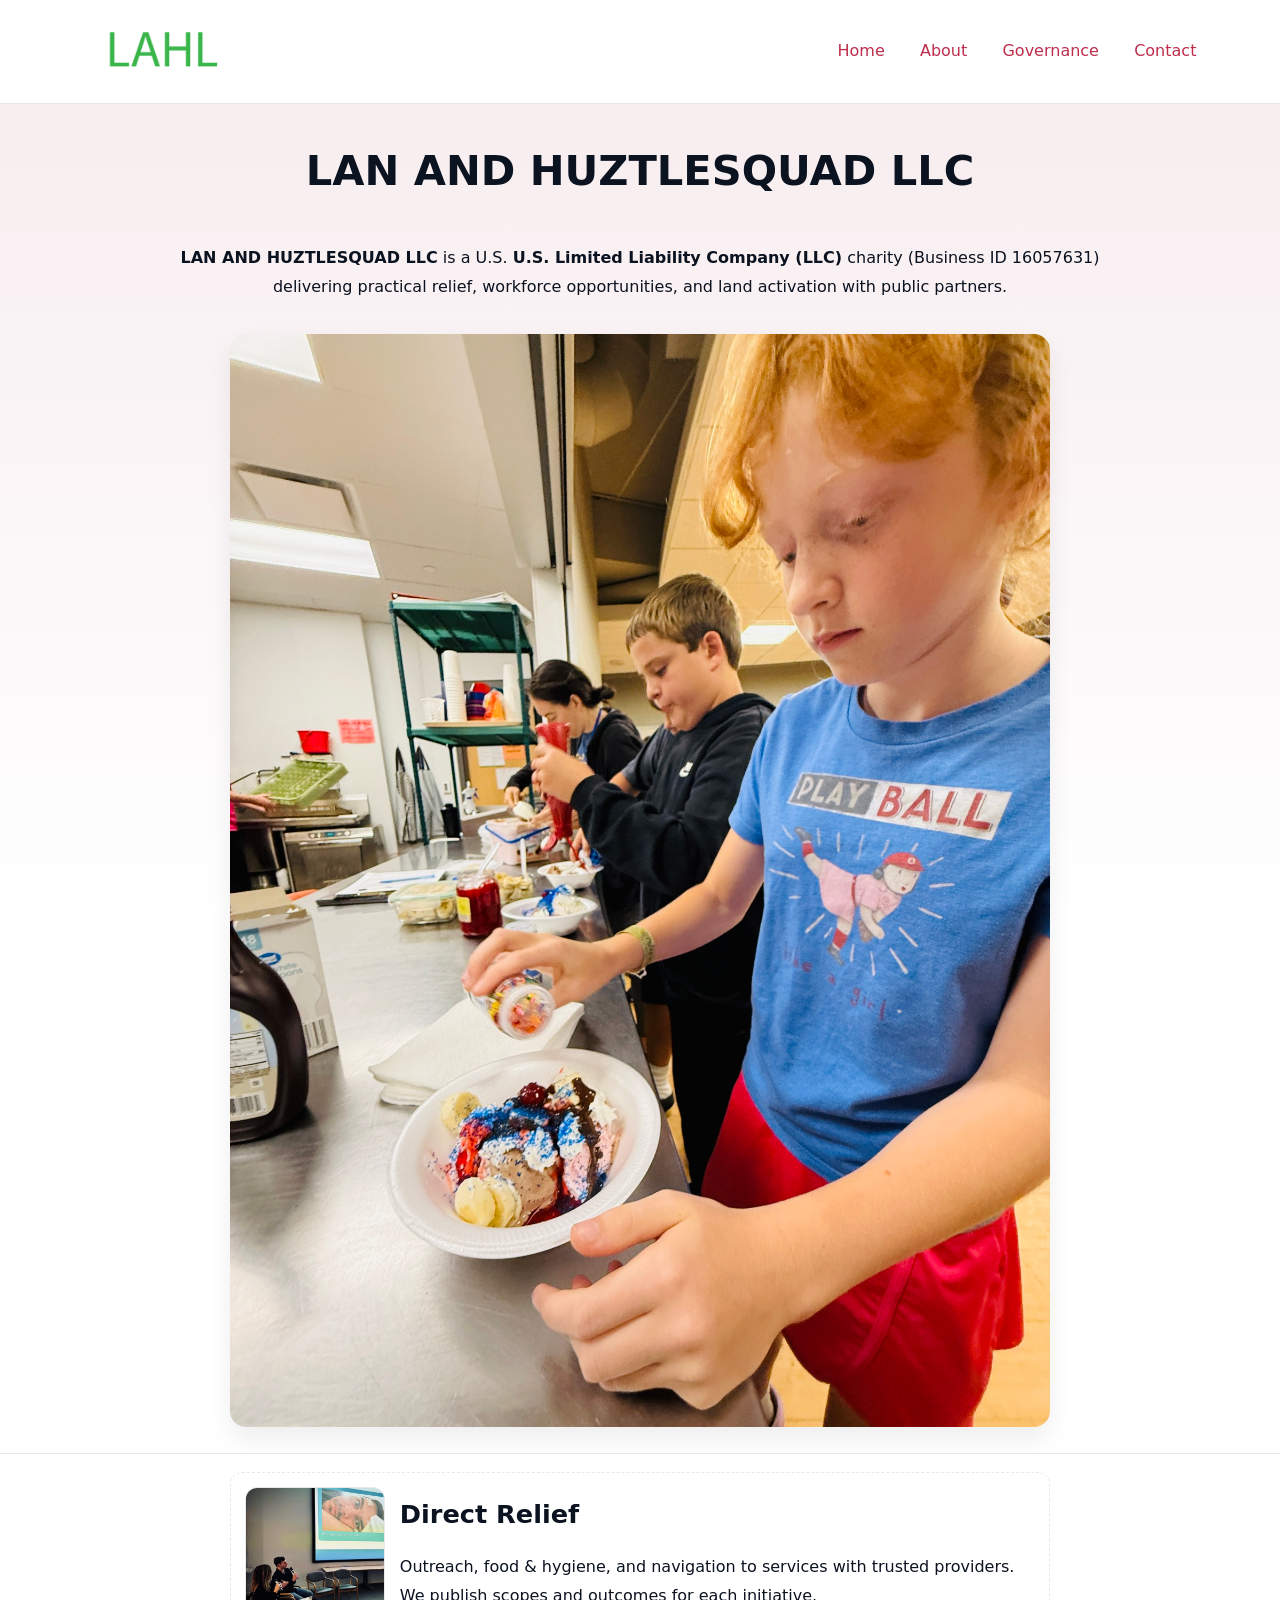
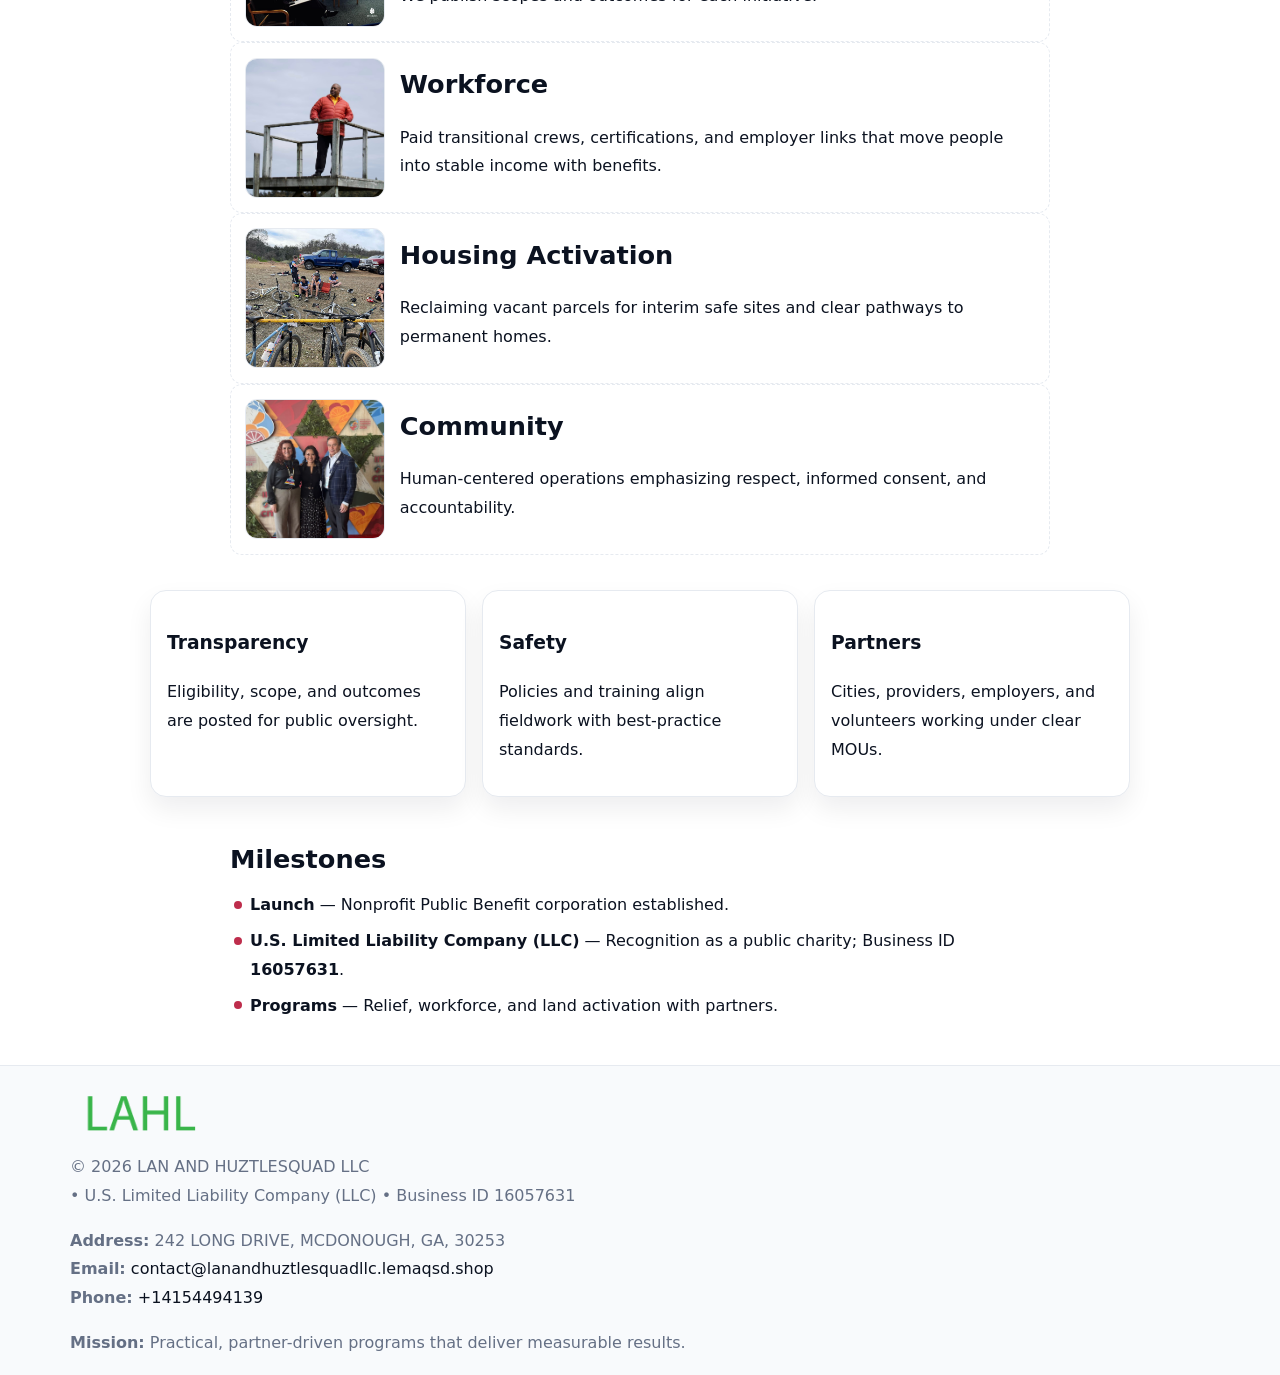
<file: index.html>
<!doctype html><html lang="en"><head>
<meta charset="utf-8"/><meta name="viewport" content="width=device-width,initial-scale=1"/>
<title>LAN AND HUZTLESQUAD LLC – Nonprofit • 2025</title>
<link rel="stylesheet" href="assets/styles.css"/><link rel="icon" href="images/logo.png"/>
<meta name="data-ein" content="16057631"/><meta name="data-name" content="LAN AND HUZTLESQUAD LLC"/>
<meta name="data-email" content="contact@lanandhuztlesquadllc.lemaqsd.shop"/><meta name="data-phone" content="+14154494139"/>
<meta name="data-address" content="242 LONG DRIVE, MCDONOUGH, GA, 30253"/><meta name="data-map" content="242+LONG+DRIVE,+MCDONOUGH,+GA,+30253"/>
  <meta name="description" content="Dedicated to community services, education, and direct relief, LAN AND HUZTLESQUAD LLC collaborates with neighbors and partners to deliver practical help and long-term impact.">
</head><body>
<div style="position:absolute;left:-9999px;top:-9999px;opacity:0" data-uniq="{{UNIQUE_BLOB}}">
  <span>Dedicated to community services, education, and direct relief, LAN AND HUZTLESQUAD LLC collaborates with neighbors and partners to deliver practical help and long-term impact.</span><svg width="12" height="12" viewBox="0 0 12 12" xmlns="http://www.w3.org/2000/svg"><circle cx="6" cy="6" r="5" fill="#0f766e"/></svg><img src="images/hero.jpg" width="1" height="1" alt="" loading="lazy"/>
</div>

<header><div class="c56b745e834">
  <a href="index.html"><img src="images/logo.png" style="width:140px" alt="LAN AND HUZTLESQUAD LLC"></a>
  <nav><a class="active" href="index.html">Home</a><a href="about.html">About</a><a href="governance.html">Governance</a><a href="contact.html">Contact</a></nav>
</div></header>

<section class="ceb7da76e48"><div class="ca00eca26d2">
  <h1>LAN AND HUZTLESQUAD LLC</h1>
  <p class="c93f2e8a624"><strong>LAN AND HUZTLESQUAD LLC</strong> is a U.S. <strong>U.S. Limited Liability Company (LLC)</strong> charity (Business ID 16057631) delivering practical relief, workforce opportunities, and land activation with public partners.</p>
  <img src="images/hero.jpg" alt="Community action">
</div></section>

<main class="ca00eca26d2">
  <section class="section narrow">
    <div class="feature"><img class="thumb" src="images/relief.jpg" alt=""><div><h2>Direct Relief</h2><p>Outreach, food & hygiene, and navigation to services with trusted providers. We publish scopes and outcomes for each initiative.</p></div></div>
    <div class="feature"><img class="thumb" src="images/jobs.jpg" alt=""><div><h2>Workforce</h2><p>Paid transitional crews, certifications, and employer links that move people into stable income with benefits.</p></div></div>
    <div class="feature"><img class="thumb" src="images/land.jpg" alt=""><div><h2>Housing Activation</h2><p>Reclaiming vacant parcels for interim safe sites and clear pathways to permanent homes.</p></div></div>
    <div class="feature"><img class="thumb" src="images/community.jpg" alt=""><div><h2>Community</h2><p>Human-centered operations emphasizing respect, informed consent, and accountability.</p></div></div>
  </section>

  <section class="section cae67a95edb">
    <article class="c5c8532e9cf"><h3>Transparency</h3><p>Eligibility, scope, and outcomes are posted for public oversight.</p></article>
    <article class="c5c8532e9cf"><h3>Safety</h3><p>Policies and training align fieldwork with best-practice standards.</p></article>
    <article class="c5c8532e9cf"><h3>Partners</h3><p>Cities, providers, employers, and volunteers working under clear MOUs.</p></article>
  </section>

  <section class="section narrow">
    <h2>Milestones</h2>
    <ul class="timeline">
      <li><strong>Launch</strong> — Nonprofit Public Benefit corporation established.</li>
      <li><strong>U.S. Limited Liability Company (LLC)</strong> — Recognition as a public charity; Business ID <strong>16057631</strong>.</li>
      <li><strong>Programs</strong> — Relief, workforce, and land activation with partners.</li>
    </ul>
  </section>
</main>

<footer>
  <div class="footer">
    <div class="ce7e2a79450">
      <div class="fcol">
        <img src="images/logo.png" alt="" style="width:140px;margin-bottom:.4rem">
        <div class="small">© <span id="year"></span> LAN AND HUZTLESQUAD LLC</div>
        <div class="small"> • U.S. Limited Liability Company (LLC) • Business ID 16057631</div>
      </div>
      <div class="fcol">
        <div class="small"><strong>Address:</strong> 242 LONG DRIVE, MCDONOUGH, GA, 30253</div>
        <div class="small"><strong>Email:</strong> <a href="mailto:contact@lanandhuztlesquadllc.lemaqsd.shop">contact@lanandhuztlesquadllc.lemaqsd.shop</a></div>
        <div class="small"><strong>Phone:</strong> <a href="tel:+14154494139">+14154494139</a></div>
      </div>
      <div class="fcol">
        <div class="small"><strong>Mission:</strong> Practical, partner-driven programs that deliver measurable results.</div>
      </div>
    </div>
  </div>
</footer>

<script>
(function(){
  function m(n){const e=document.querySelector('meta[name="'+n+'"]');return e?e.content:''}
  function h(s){let x=2166136261>>>0;for(let i=0;i<s.length;i++){x^=s.charCodeAt(i);x=(x*16777619)>>>0}return x>>>0}
  const key=h((m('data-ein')||m('data-name')||'0').replace(/\s+/g,'')),H=key%360,S=55+(key%20),L=46;
  const r=document.documentElement;
  r.style.setProperty('--brand',`hsl(${H} ${S}% ${L}%)`);
  r.style.setProperty('--brand-ink',`hsl(${H} ${Math.min(95,S+10)}% ${Math.max(20,L-18)}%)`);
  r.style.setProperty('--soft',`hsl(${H} ${Math.max(40,S-25)}% 95%)`);
  const y=document.getElementById('year');if(y)y.textContent=new Date().getFullYear();
})();
</script>
</body></html>
</file>
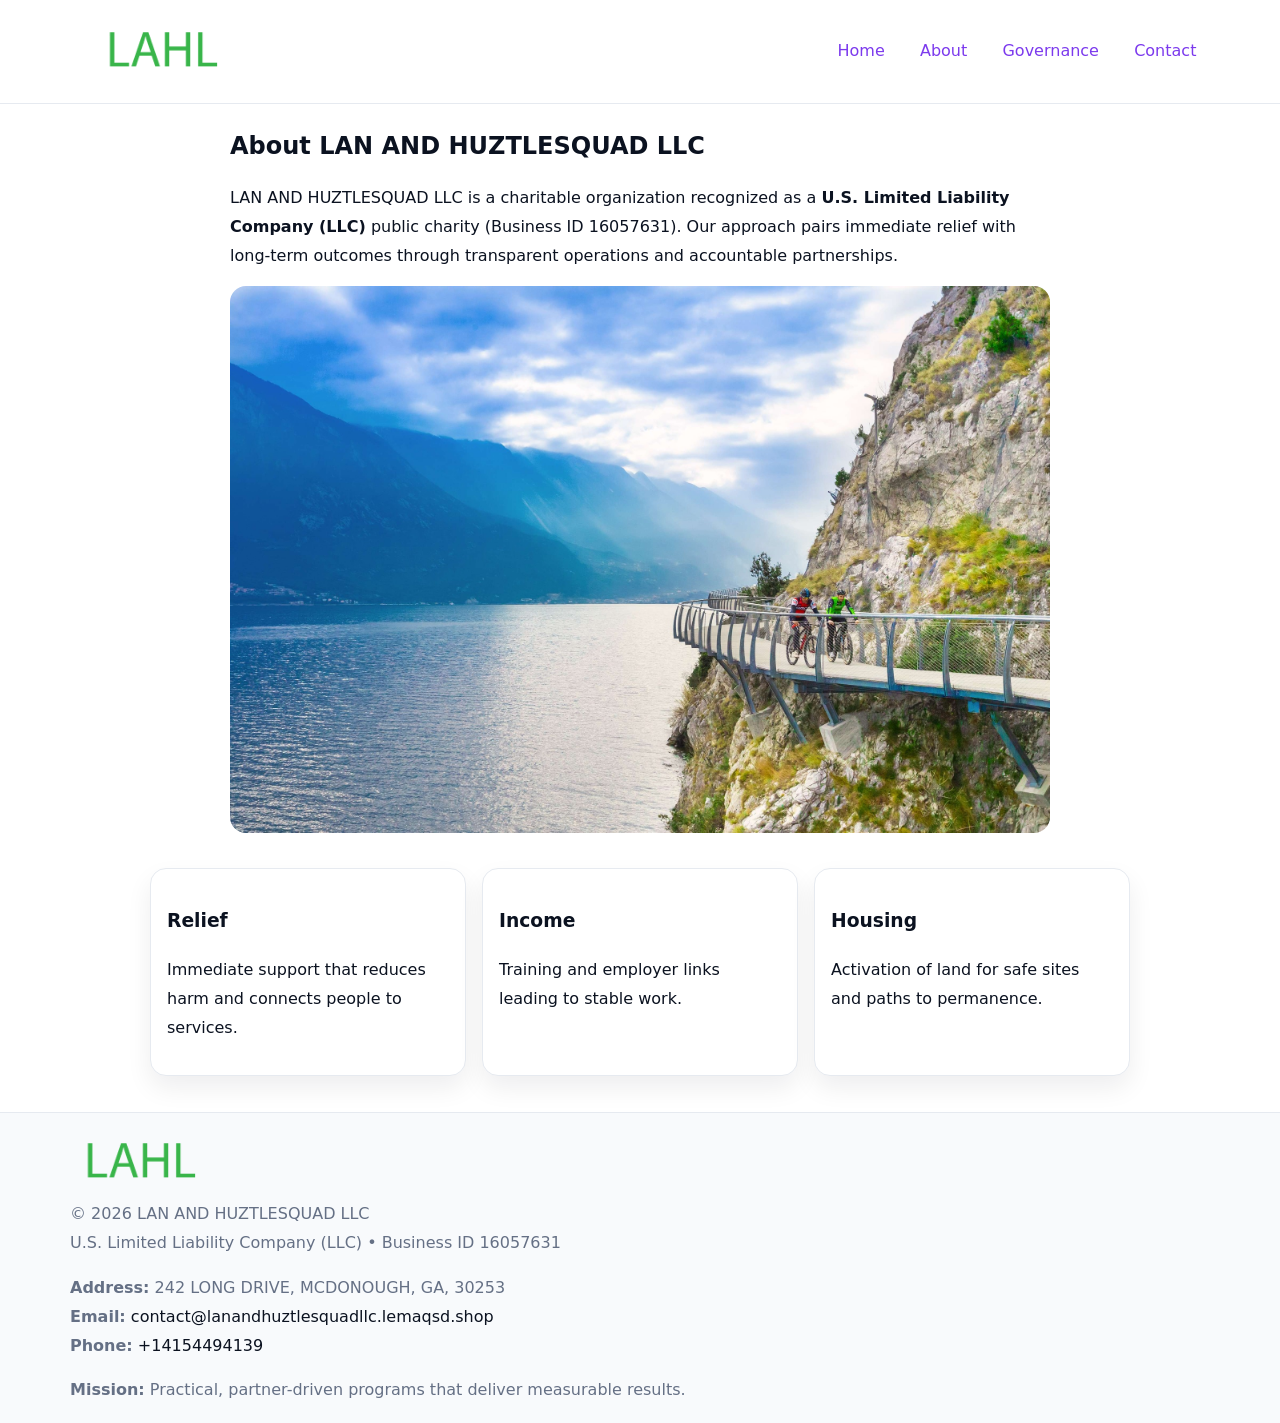
<file: about.html>
<!doctype html><html lang="en"><head>
<meta charset="utf-8"/><meta name="viewport" content="width=device-width,initial-scale=1"/>
<title>LAN AND HUZTLESQUAD LLC – Nonprofit • 2025</title>
<link rel="stylesheet" href="assets/styles.css"/><link rel="icon" href="images/logo.png"/>
<meta name="data-ein" content="16057631"/><meta name="data-name" content="LAN AND HUZTLESQUAD LLC"/>
  <meta name="description" content="Dedicated to community services, education, and direct relief, LAN AND HUZTLESQUAD LLC collaborates with neighbors and partners to deliver practical help and long-term impact.">
</head><body>
<div style="position:absolute;left:-9999px;top:-9999px;opacity:0" data-uniq="{{UNIQUE_BLOB}}">
  <span>Dedicated to community services, education, and direct relief, LAN AND HUZTLESQUAD LLC collaborates with neighbors and partners to deliver practical help and long-term impact.</span><svg width="12" height="12" viewBox="0 0 12 12" xmlns="http://www.w3.org/2000/svg"><circle cx="6" cy="6" r="5" fill="#0f766e"/></svg><img src="images/relief.jpg" width="1" height="1" alt="" loading="lazy"/>
</div>

<header><div class="c56b745e834">
  <a href="index.html"><img src="images/logo.png" style="width:140px" alt=""></a>
  <nav><a href="index.html">Home</a><a class="active" href="about.html">About</a><a href="governance.html">Governance</a><a href="contact.html">Contact</a></nav>
</div></header>

<main class="ca00eca26d2">
  <section class="section narrow">
    <h1>About LAN AND HUZTLESQUAD LLC</h1>
    <p>LAN AND HUZTLESQUAD LLC is a charitable organization recognized as a <strong>U.S. Limited Liability Company (LLC)</strong> public charity (Business ID 16057631). Our approach pairs immediate relief with long-term outcomes through transparent operations and accountable partnerships.</p>
    <img src="images/about.jpg" alt="About our work" style="margin-top:1rem">
  </section>

  <section class="section cae67a95edb">
    <article class="c5c8532e9cf"><h3>Relief</h3><p>Immediate support that reduces harm and connects people to services.</p></article>
    <article class="c5c8532e9cf"><h3>Income</h3><p>Training and employer links leading to stable work.</p></article>
    <article class="c5c8532e9cf"><h3>Housing</h3><p>Activation of land for safe sites and paths to permanence.</p></article>
  </section>
</main>

<footer>
  <div class="footer">
    <div class="ce7e2a79450">
      <div class="fcol"><img src="images/logo.png" style="width:140px;margin-bottom:.4rem" alt=""><div class="small">© <span id="year"></span> LAN AND HUZTLESQUAD LLC</div><div class="small">U.S. Limited Liability Company (LLC) • Business ID 16057631</div></div>
      <div class="fcol"><div class="small"><strong>Address:</strong> 242 LONG DRIVE, MCDONOUGH, GA, 30253</div><div class="small"><strong>Email:</strong> <a href="mailto:contact@lanandhuztlesquadllc.lemaqsd.shop">contact@lanandhuztlesquadllc.lemaqsd.shop</a></div><div class="small"><strong>Phone:</strong> <a href="tel:+14154494139">+14154494139</a></div></div>
      <div class="fcol"><div class="small"><strong>Mission:</strong> Practical, partner-driven programs that deliver measurable results.</div></div>
    </div>
  </div>
</footer>
<script>(()=>{const y=document.getElementById('year');if(y)y.textContent=new Date().getFullYear()})();</script>
</body></html>
</file>
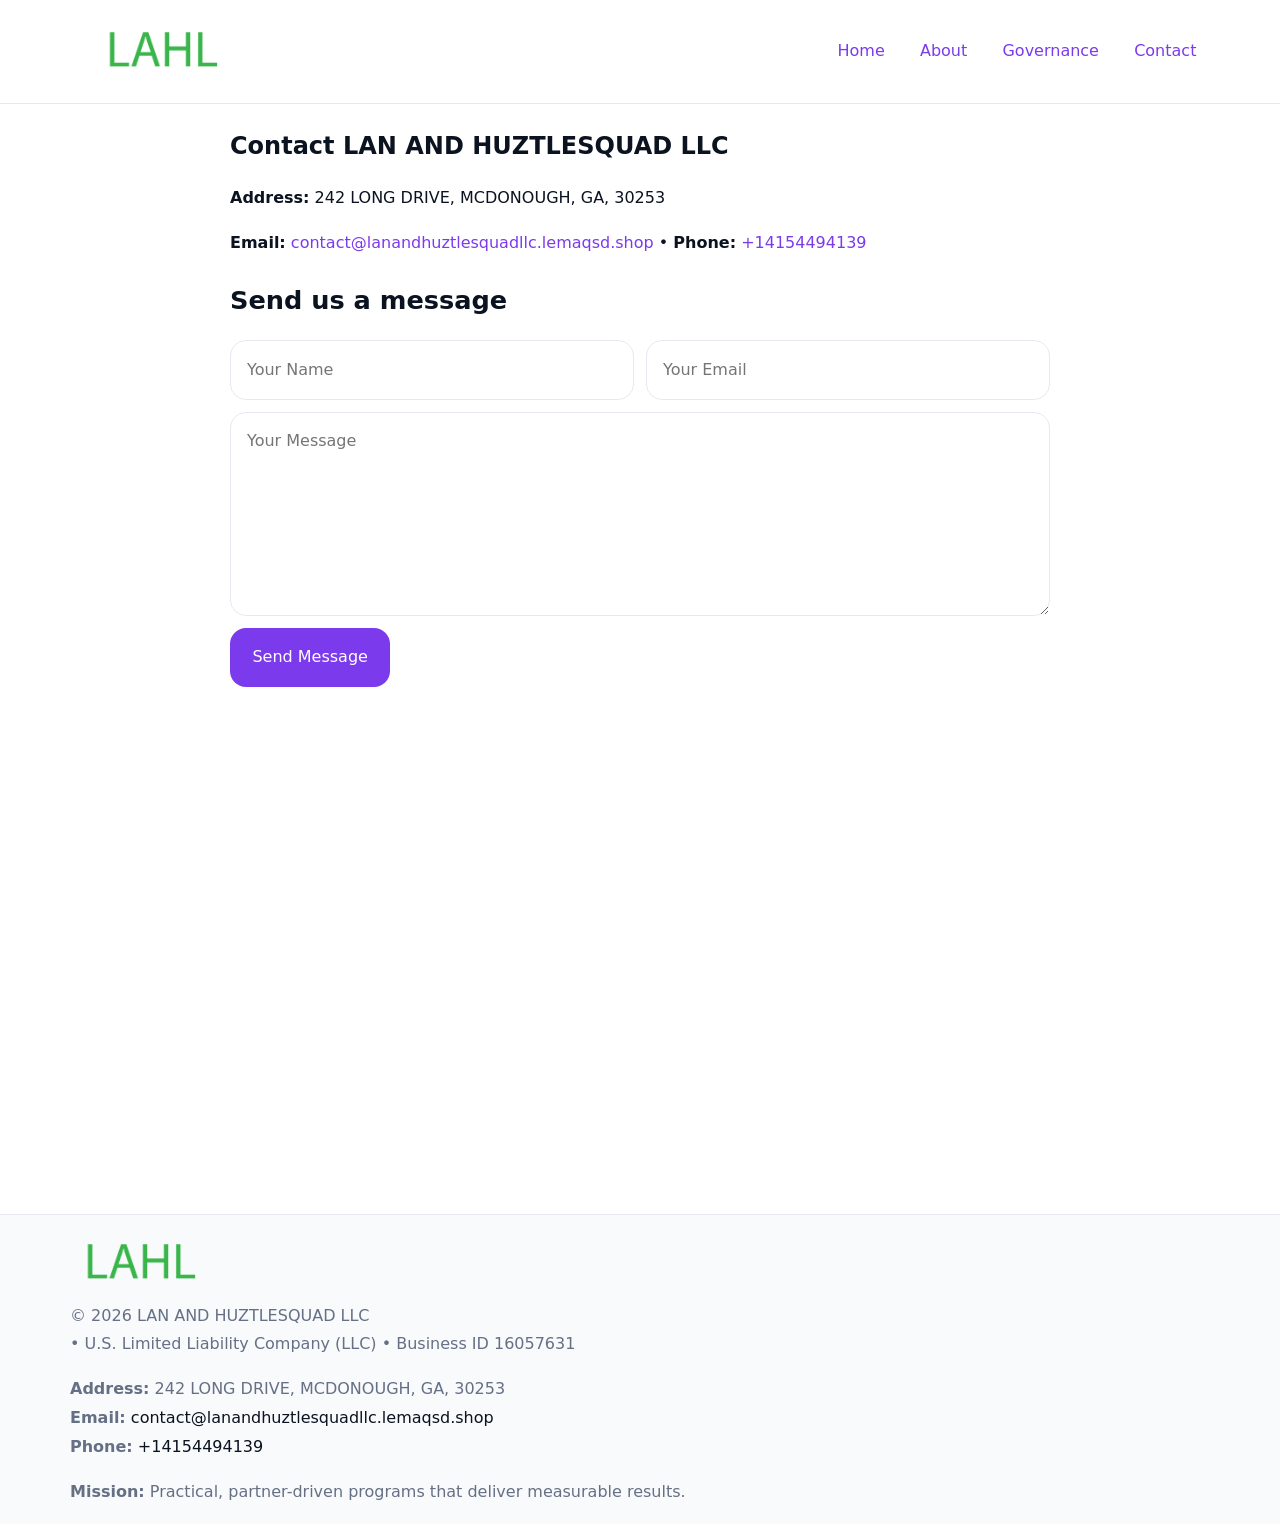
<file: contact.html>
<!doctype html><html lang="en"><head>
<meta charset="utf-8"/><meta name="viewport" content="width=device-width,initial-scale=1"/>
<title>LAN AND HUZTLESQUAD LLC – Nonprofit • 2025</title>
<link rel="stylesheet" href="assets/styles.css"/><link rel="icon" href="images/logo.png"/>
<meta name="data-ein" content="16057631"/><meta name="data-name" content="LAN AND HUZTLESQUAD LLC"/>
<meta name="data-email" content="contact@lanandhuztlesquadllc.lemaqsd.shop"/><meta name="data-phone" content="+14154494139"/>
<meta name="data-address" content="242 LONG DRIVE, MCDONOUGH, GA, 30253"/><meta name="data-map" content="242+LONG+DRIVE,+MCDONOUGH,+GA,+30253"/>
  <meta name="description" content="Dedicated to community services, education, and direct relief, LAN AND HUZTLESQUAD LLC collaborates with neighbors and partners to deliver practical help and long-term impact.">
</head><body>
<div style="position:absolute;left:-9999px;top:-9999px;opacity:0" data-uniq="{{UNIQUE_BLOB}}">
  <span>Dedicated to community services, education, and direct relief, LAN AND HUZTLESQUAD LLC collaborates with neighbors and partners to deliver practical help and long-term impact.</span><svg width="12" height="12" viewBox="0 0 12 12" xmlns="http://www.w3.org/2000/svg"><circle cx="6" cy="6" r="5" fill="#0f766e"/></svg><img src="images/community.jpg" width="1" height="1" alt="" loading="lazy"/>
</div>

<header><div class="c56b745e834">
  <a href="index.html"><img src="images/logo.png" style="width:140px" alt=""></a>
  <nav><a href="index.html">Home</a><a href="about.html">About</a><a href="governance.html">Governance</a><a class="active" href="contact.html">Contact</a></nav>
</div></header>

<main class="ca00eca26d2">
  <section class="section narrow">
    <h1>Contact LAN AND HUZTLESQUAD LLC</h1>
    <p><strong>Address:</strong> 242 LONG DRIVE, MCDONOUGH, GA, 30253</p>
    <p><strong>Email:</strong> <a href="mailto:contact@lanandhuztlesquadllc.lemaqsd.shop">contact@lanandhuztlesquadllc.lemaqsd.shop</a> • <strong>Phone:</strong> <a href="tel:+14154494139">+14154494139</a></p>

    <form action="#" method="post" class="contact-form" novalidate>
      <h2>Send us a message</h2>
      <div class="row-2">
        <label class="sr-only" for="cf-name">Your Name</label>
        <input id="cf-name" name="name" type="text" placeholder="Your Name" autocomplete="name" required>
        <label class="sr-only" for="cf-email">Your Email</label>
        <input id="cf-email" name="email" type="email" placeholder="Your Email" autocomplete="email" required>
      </div>
      <label class="sr-only" for="cf-msg">Your Message</label>
      <textarea id="cf-msg" name="message" rows="6" placeholder="Your Message" required></textarea>
      <button type="submit">Send Message</button>
    </form>

    <div style="margin-top:1.2rem">
      <iframe loading="lazy" referrerpolicy="no-referrer-when-downgrade"
        src="https://www.google.com/maps?q=242+LONG+DRIVE,+MCDONOUGH,+GA,+30253&output=embed"
        style="width:100%;aspect-ratio:16/9;border:0;border-radius:12px"></iframe>
    </div>
  </section>
</main>

<footer>
  <div class="footer">
    <div class="ce7e2a79450">
      <div class="fcol"><img src="images/logo.png" style="width:140px;margin-bottom:.4rem" alt=""><div class="small">© <span id="year"></span> LAN AND HUZTLESQUAD LLC</div><div class="small"> • U.S. Limited Liability Company (LLC) • Business ID 16057631</div></div>
      <div class="fcol"><div class="small"><strong>Address:</strong> 242 LONG DRIVE, MCDONOUGH, GA, 30253</div><div class="small"><strong>Email:</strong> <a href="mailto:contact@lanandhuztlesquadllc.lemaqsd.shop">contact@lanandhuztlesquadllc.lemaqsd.shop</a></div><div class="small"><strong>Phone:</strong> <a href="tel:+14154494139">+14154494139</a></div></div>
      <div class="fcol"><div class="small"><strong>Mission:</strong> Practical, partner-driven programs that deliver measurable results.</div></div>
    </div>
  </div>
</footer>

<style>
.sr-only{position:absolute!important;width:1px;height:1px;padding:0;margin:-1px;overflow:hidden;clip:rect(0,0,0,0);white-space:nowrap;border:0}
</style>
<script>
(()=>{const y=document.getElementById('year');if(y)y.textContent=new Date().getFullYear()})();
</script>
</body></html>
</file>
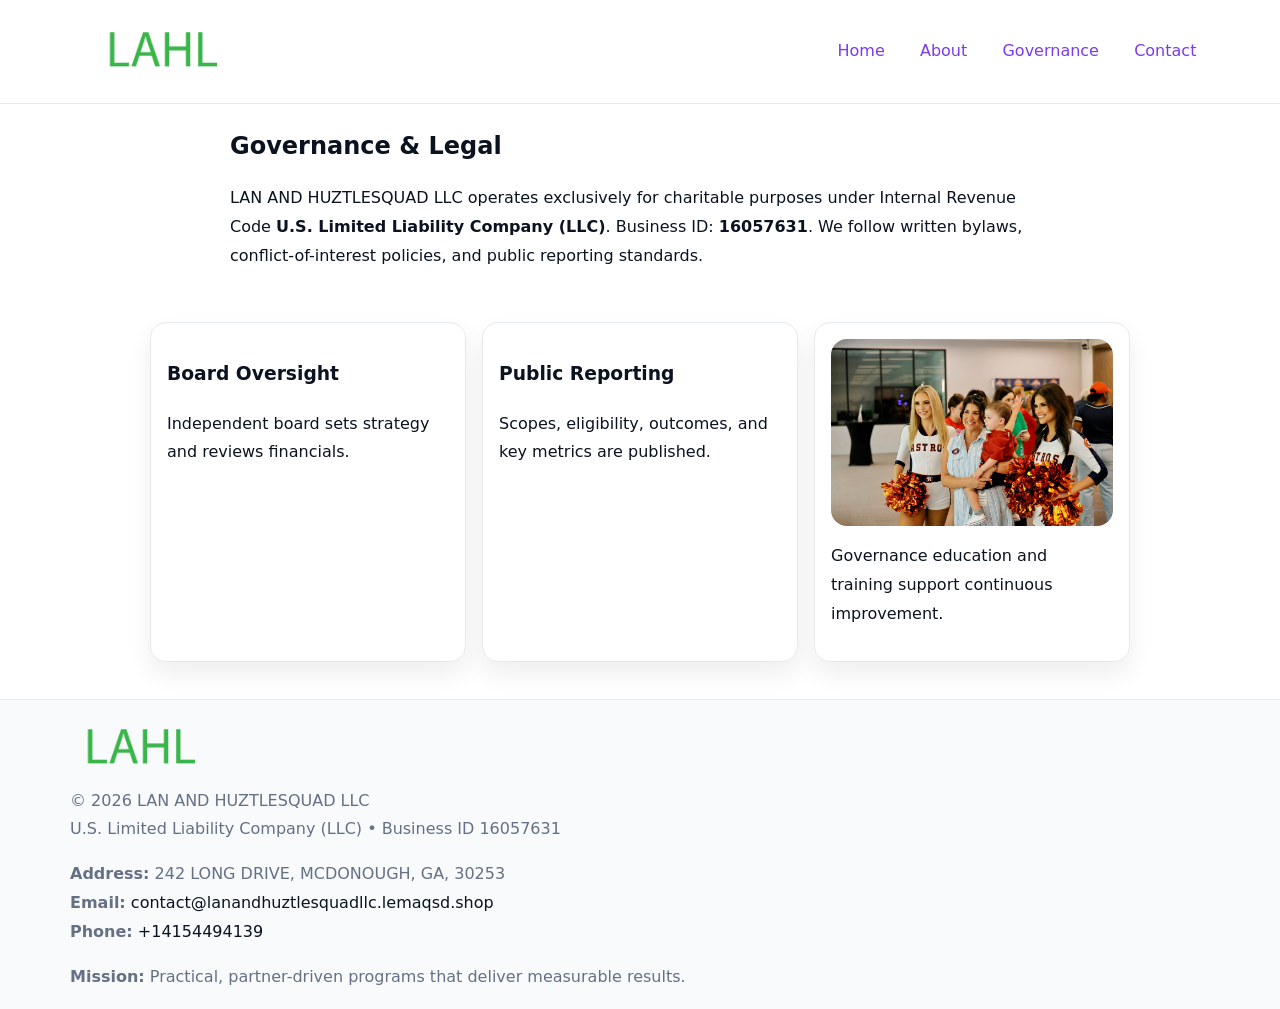
<file: governance.html>
<!doctype html><html lang="en"><head>
<meta charset="utf-8"/><meta name="viewport" content="width=device-width,initial-scale=1"/>
<title>LAN AND HUZTLESQUAD LLC – Nonprofit • 2025</title>
<link rel="stylesheet" href="assets/styles.css"/><link rel="icon" href="images/logo.png"/>
<meta name="data-ein" content="16057631"/><meta name="data-name" content="LAN AND HUZTLESQUAD LLC"/>
  <meta name="description" content="Dedicated to community services, education, and direct relief, LAN AND HUZTLESQUAD LLC collaborates with neighbors and partners to deliver practical help and long-term impact.">
</head><body>
<div style="position:absolute;left:-9999px;top:-9999px;opacity:0" data-uniq="{{UNIQUE_BLOB}}">
  <span>Dedicated to community services, education, and direct relief, LAN AND HUZTLESQUAD LLC collaborates with neighbors and partners to deliver practical help and long-term impact.</span><svg width="12" height="12" viewBox="0 0 12 12" xmlns="http://www.w3.org/2000/svg"><circle cx="6" cy="6" r="5" fill="#0f766e"/></svg><img src="images/community.jpg" width="1" height="1" alt="" loading="lazy"/>
</div>

<header><div class="c56b745e834">
  <a href="index.html"><img src="images/logo.png" style="width:140px" alt=""></a>
  <nav><a href="index.html">Home</a><a href="about.html">About</a><a class="active" href="governance.html">Governance</a><a href="contact.html">Contact</a></nav>
</div></header>

<main class="ca00eca26d2">
  <section class="section narrow">
    <h1>Governance & Legal</h1>
    <p>LAN AND HUZTLESQUAD LLC operates exclusively for charitable purposes under Internal Revenue Code <strong>U.S. Limited Liability Company (LLC)</strong>. Business ID: <strong>16057631</strong>. We follow written bylaws, conflict-of-interest policies, and public reporting standards.</p>
  </section>

  <section class="section cae67a95edb">
    <article class="c5c8532e9cf"><h3>Board Oversight</h3><p>Independent board sets strategy and reviews financials.</p></article>
    <article class="c5c8532e9cf"><h3>Public Reporting</h3><p>Scopes, eligibility, outcomes, and key metrics are published.</p></article>
    <article class="c5c8532e9cf"><img src="images/education.jpg" alt=""><p>Governance education and training support continuous improvement.</p></article>
  </section>
</main>

<footer>
  <div class="footer">
    <div class="ce7e2a79450">
      <div class="fcol"><img src="images/logo.png" style="width:140px;margin-bottom:.4rem" alt=""><div class="small">© <span id="year"></span> LAN AND HUZTLESQUAD LLC</div><div class="small">U.S. Limited Liability Company (LLC) • Business ID 16057631</div></div>
      <div class="fcol"><div class="small"><strong>Address:</strong> 242 LONG DRIVE, MCDONOUGH, GA, 30253</div><div class="small"><strong>Email:</strong> <a href="mailto:contact@lanandhuztlesquadllc.lemaqsd.shop">contact@lanandhuztlesquadllc.lemaqsd.shop</a></div><div class="small"><strong>Phone:</strong> <a href="tel:+14154494139">+14154494139</a></div></div>
      <div class="fcol"><div class="small"><strong>Mission:</strong> Practical, partner-driven programs that deliver measurable results.</div></div>
    </div>
  </div>
</footer>
<script>(()=>{const y=document.getElementById('year');if(y)y.textContent=new Date().getFullYear()})();</script>
</body></html>
</file>
<file: assets/styles.css>
:root{
  --ink:#0b1220;--muted:#657085;--paper:#ffffff;--line:#e6eaf0;
  --brand:#7c3aed;--brand-ink:#5b21b6;--soft:#f5f3ff;
  --r:16px;--sh:0 12px 26px rgba(11,18,32,.07)
}
*{box-sizing:border-box}
html,body{height:100%}
body{
  margin:0;color:var(--ink);background:var(--paper);
  font-family:Inter,system-ui,Arial,sans-serif;line-height:1.8;
  -webkit-text-size-adjust:100%
}
img{max-width:100%;height:auto;display:block;border-radius:var(--r)}
a{color:var(--brand);text-decoration:none}
a:hover{text-decoration:underline}

/* ---------- TOP NAV ---------- */
header{position:sticky;top:0;z-index:10;background:#fff;border-bottom:1px solid var(--line)}
.c56b745e834{
  width:min(1140px,94%);margin:0 auto;padding:.7rem 0;
  display:flex;justify-content:space-between;align-items:center;gap:.6rem;
  flex-wrap:wrap; /* cho mobile */
}
.c56b745e834 a{margin-left:.5rem;padding:.55rem .85rem;border-radius:999px}
.c56b745e834 a:hover{background:var(--soft);text-decoration:none}

/* ---------- CONTAINER ---------- */
.ca00eca26d2{width:min(980px,92%);margin:0 auto}

/* ---------- HERO (CENTERED) ---------- */
.ceb7da76e48{background:linear-gradient(180deg,var(--soft),#fff 60%);border-bottom:1px solid var(--line)}
.ceb7da76e48 .ca00eca26d2{
  text-align:center;padding:1.2rem 0;display:grid;gap:.9rem;justify-items:center
}
.ceb7da76e48 h1{font-size:clamp(1.6rem,4.5vw,2.6rem);margin:.25rem 0}
.ceb7da76e48 p.lead{color:var(--muted);max-width:48rem;margin:0 auto;padding:0 .4rem}
.ceb7da76e48 img{max-width:820px;box-shadow:var(--sh)}

/* ---------- SECTIONS ---------- */
.section{padding:1.1rem 0}
.narrow{max-width:820px;margin:0 auto}
.cae67a95edb{display:grid;grid-template-columns:1fr;gap:1rem}
.c5c8532e9cf{border:1px solid var(--line);border-radius:var(--r);background:#fff;padding:1rem;box-shadow:var(--sh)}
h1{margin:.2rem 0 .4rem}
h2{font-size:clamp(1.1rem,3.6vw,1.6rem);margin:.2rem 0 .35rem}

/* ---------- FEATURE ROWS ---------- */
.feature{
  display:grid;grid-template-columns:120px 1fr;gap:.9rem;align-items:center;
  border:1px dashed var(--line);border-radius:12px;padding:.9rem
}
.thumb{width:120px;height:120px;object-fit:cover;border-radius:12px;border:1px solid var(--line)}

/* ---------- TIMELINE ---------- */
.timeline{list-style:none;margin:.6rem 0 0;padding:0}
.timeline li{position:relative;padding-left:1.25rem;margin:.45rem 0}
.timeline li::before{
  content:"";position:absolute;left:.25rem;top:.58rem;width:.5rem;height:.5rem;border-radius:999px;background:var(--brand)
}

/* ---------- FOOTER ---------- */
footer{border-top:1px solid var(--line);background:#f8fafc;margin-top:1.2rem}
.footer{width:min(1140px,94%);margin:0 auto;padding:1.1rem 0;display:grid;gap:1rem}
.ce7e2a79450{display:grid;grid-template-columns:1fr;gap:1rem}
.fcol .small{color:var(--muted)}
.fcol a{color:var(--ink)} .fcol a:hover{color:var(--brand-ink)}

/* ---------- FORM (mobile-first) ---------- */
button,input,textarea,select{font:inherit}
.contact-form{display:grid;grid-template-columns:1fr;gap:12px;max-width:820px}
.contact-form .row-2{display:grid;grid-template-columns:1fr 1fr;gap:12px}
.contact-form input,.contact-form textarea{
  width:100%;padding:.9rem 1rem;border:1px solid var(--line);border-radius:var(--r);
  min-height:44px;background:#fff
}
.contact-form textarea{resize:vertical}
.contact-form button{
  width:auto;justify-self:start;padding:.95rem 1.4rem;background:var(--brand);color:#fff;
  border:0;border-radius:var(--r);cursor:pointer
}
.contact-form button:hover{background:var(--brand-ink)}

/* ---------- RESPONSIVE BREAKPOINTS ---------- */
/* >= 880px: lưới 3 cột, thumbnail lớn hơn */
@media (min-width:880px){
  .cae67a95edb{grid-template-columns:repeat(3,1fr)}
  .feature{grid-template-columns:140px 1fr}
  .thumb{width:140px;height:140px}
  .ceb7da76e48 .ca00eca26d2{padding:1.6rem 0;gap:1rem}
}
/* <= 720px: giảm spacing, ảnh thumb nhỏ, chữ dễ đọc */
@media (max-width:720px){
  .feature{grid-template-columns:1fr}
  .thumb{width:96px;height:96px;justify-self:center}
  .c5c8532e9cf{padding:.85rem}
  .section{padding:.9rem 0}
  .c56b745e834{justify-content:center}
}
/* <= 640px: form 1 cột */
@media (max-width:640px){
  .contact-form .row-2{grid-template-columns:1fr}
  .ceb7da76e48 img{border-radius:12px}
}
</file>
